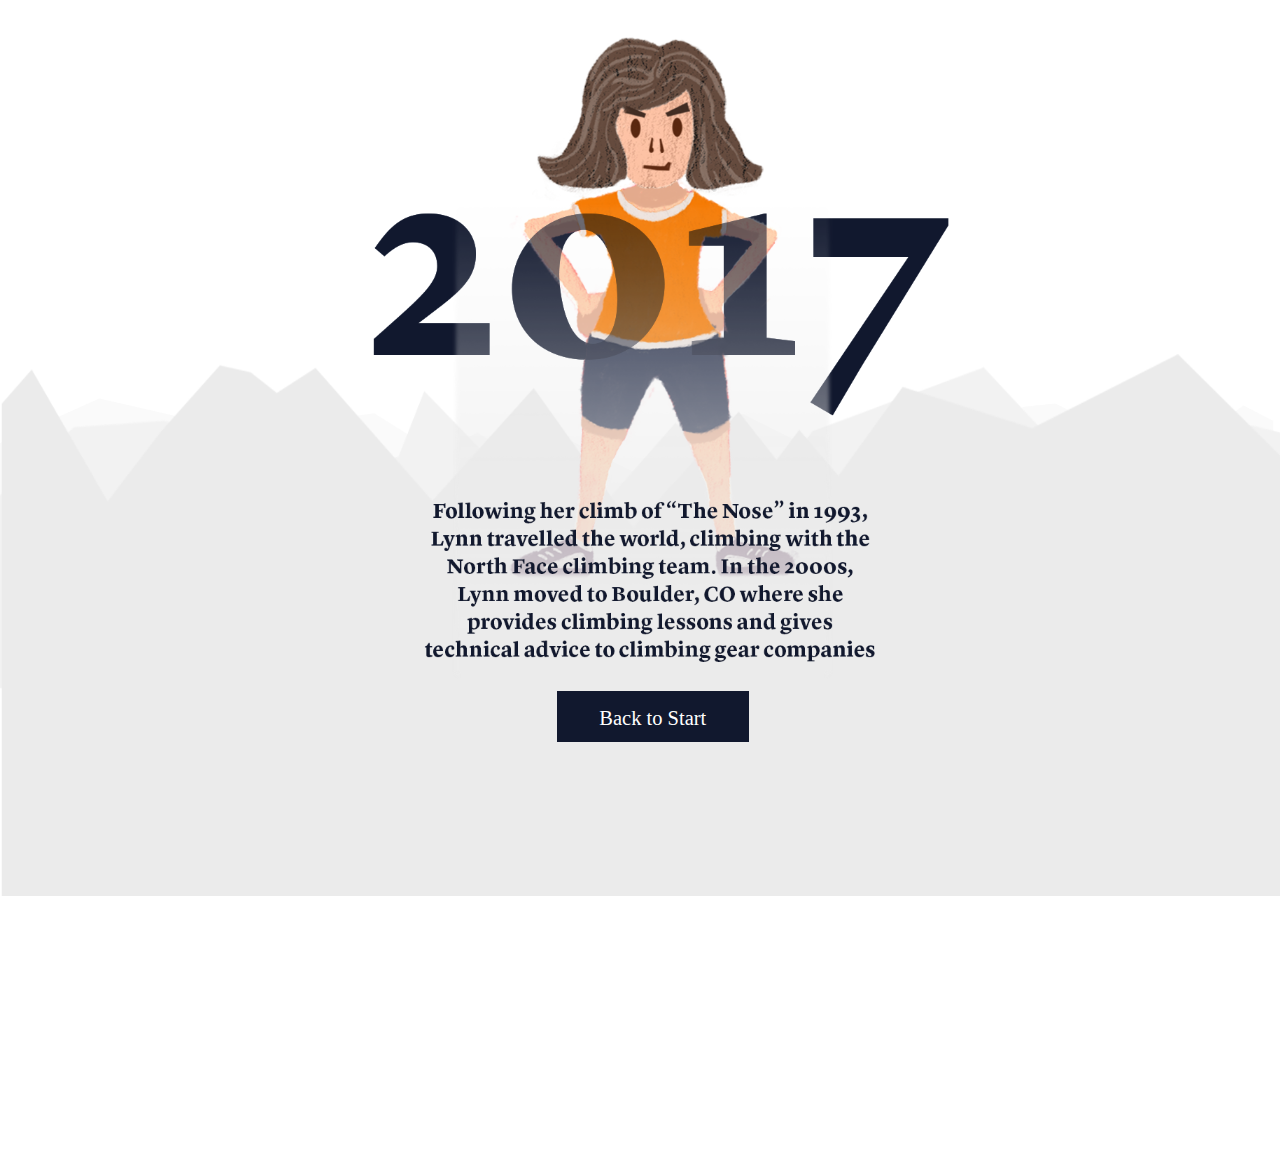
<file: page2.html>
<!DOCTYPE html>
<html>
  <head>
    <meta charset="UTF-8">
    <title>Lynn Hill</title>
    <link rel="stylesheet" href="style.css" type="text/css">
  	<script src="https://ajax.googleapis.com/ajax/libs/jquery/3.2.1/jquery.min.js"></script>
  	<style>
  	body {
      height: 60vw;
  		
  	}
  	</style>
  </head>
  <body>
  	<div class="main-2">
  		<div class="thing">
  			<a class="button" href="index.html">Back to Start</a>
  		</div>
  		<div class="bd1" id="back1"></div>
  		<div class="bd2" id="back2"></div>
  		<div class="bd3" id="back3"></div>
  		<div class="bd4" id="back4"></div>
  	</div>
  	<script src="script2.js"></script>
  </body>
</html>
</file>
<file: style.css>
body {
    /*background-color: #ff8d51;*/
    margin: 0;
    -moz-transform-style: preserve-3d;
    transform-style: preserve-3d;
  }

.wrapper {
  position: relative;
  width: 100%;
  height: 0;
  padding-bottom: 1100%;
  background-size: 100% 100%;
  transform-style: preserve-3d;
  -moz-transform-style: preserve-3d;
}

.parallax {
  -webkit-perspective: 1px;
  -moz-perspective: 1px;
  perspective: 1px;
  height: 100%;
  overflow-x: hidden;
  overflow-y: auto;
  transform-style: preserve-3d;
  -moz-transform-style: preserve-3d;
}

.pl {
  position: absolute;
  top: 0;
  right: 0;
  bottom: 0;
  left: 0;
  transform-style: preserve-3d;
  -moz-transform-style: preserve-3d;
}

.p-top {
  transform: translateZ(0);
  -webkit-transform: translateZ(0);
  -moz-transform: translateZ(0);
  width: 100%;
  display: block;
  height: 300px;
  /*background-color: grey;*/
  font-family: sans-serif;
  font-size: 40px;
  color: white;
  text-align: center;
  transform-style: preserve-3d;
  -moz-transform-style: preserve-3d;
}

.p-back {
  transform: translateZ(-1.5px) scale(2.5);
  -webkit-transform: translateZ(-1.5px) scale(2.5);
  -moz-transform: translateZ(-1.5px) scale(2.5);

  width: 100%;
  display: block;
  font-family: sans-serif;
  font-size: 40px;
  color: white;
  text-align: center;
  /*background-color: blue;*/
  z-index: 50;
  transform-style: preserve-3d;
  -moz-transform-style: preserve-3d;
}

.p-back-2 {
  transform: translateZ(-2px) scale(3);
  -webkit-transform: translateZ(-2px) scale(3);
  -moz-transform: translateZ(-2px) scale(3);

  width: 100%;
  display: block;
  font-family: sans-serif;
  font-size: 40px;
  color: white;
  text-align: center;
  /*background-color: blue;*/
  z-index: 30;
  transform-style: preserve-3d;
  -moz-transform-style: preserve-3d;
}

.p-far {
  transform: translateZ(-3px) scale(4);
  -webkit-transform: translateZ(-3px) scale(4);
  -moz-transform: translateZ(-3px) scale(4);

  width: 100%;
  display: block;
  font-family: sans-serif;
  font-size: 40px;
  color: white;
  text-align: center;
  /*background-color: green;*/
  z-index: 25;
  transform-style: preserve-3d;
  -moz-transform-style: preserve-3d;
}

.p-furthest {
  transform: translateZ(-4px) scale(5);
  -webkit-transform: translateZ(-4px) scale(5);
  -moz-transform: translateZ(-4px) scale(5);
 
  width: 100%;
  display: block;
  font-family: sans-serif;
  font-size: 40px;
  color: white;
  text-align: center;
  /*background-color: green;*/
  z-index: 5;
  transform-style: preserve-3d;
  -moz-transform-style: preserve-3d;
}

.cloud-1, .cloud-2, .cloud-3 {
  display: block;
  position: absolute;
  background-size: 100% 100%;
}

.cloud-1 {
  height: 40vw;
  width: 80vw;
  background-image: url(cloud-1.png);
  top: 0;
  z-index: 40;
  margin-top: 190vw;
  margin-left: 700px;
  animation-name: cloudAnimate-one;
  animation-duration: 100s;
}

.cloud-2 {
  height: 40vw;
  width: 90vw;
  background-image: url(cloud-2.png);
  top: 0;
  z-index: 40;
  margin-top: 170vw;
  margin-left: -200px;
  animation-name: cloudAnimate-two;
  animation-duration: 80s;
}

.cloud-3 {
  height: 40vw;
  width: 110vw;
  background-image: url(cloud-3.png);
  top: 0;
  z-index: 40;
  margin-top: 140vw;
  margin-left: 500px;
  animation-name: cloudAnimate-three;
  animation-duration: 100s;
}

@keyframes cloudAnimate-one {
  0%   {margin-left: 700px;}
  100% {margin-left: -1000px;}
}

@keyframes cloudAnimate-two {
  0%   {margin-left: -200px;}
  100% {margin-left: -1000px;}
}

@keyframes cloudAnimate-three {
  0%   {margin-left: 500px;}
  100% {margin-left: -1200px;}
}

#sec1 {
  height: 200vw;
  background-image: url(sec1.png);
  background-size: 100% 100%;
  margin-bottom: 0px;
  z-index: 100;
  margin-top: 3800vw;
}

#sec2 {
  height: 280vw;
  background-image: url(sec2.png);
  background-size: 100% 100%;
  background-repeat: no-repeat;
  margin-top: 3480vw;
  -moz-transform-style: preserve-3d;
}

#sec3 {
  height: 120vw;
  background-image: url(sec3.png);
  background-size: 100% 100%;
  background-repeat: no-repeat;
  margin-top: 3300vw;
  -moz-transform-style: preserve-3d;
  transform: translateZ(-2px) scale(3);
  -webkit-transform: translateZ(-2px) scale(3);
  -moz-transform: translateZ(-2px) scale(3);
}

#sec4 {
  height: 300vw;
  background-image: url(sec4.png);
  background-size: 100% 100%;
  background-repeat: no-repeat;
  margin-top: 2650vw;
  -moz-transform-style: preserve-3d;
  z-index: 25;
}

#sec5 {
  height: 360vw;
  background-image: url(sec5.png);
  background-size: 100% 100%;
  background-repeat: no-repeat;
  z-index: 10;
  margin-top: 1600vw;
  -moz-transform-style: preserve-3d;
}

#sec6 {
  height: 70vw;
  background-image: url(sec6.png);
  background-size: 100% 100%;
  background-repeat: no-repeat;
  z-index: 8;
  margin-top: 1275vw;
  -moz-transform-style: preserve-3d;
}

#sec7 {
  height: 200vw;
  background-image: url(sec7.png);
  background-size: 100% 100%;
  background-repeat: no-repeat;
  margin-top: 900vw;
  -moz-transform-style: preserve-3d;
}

.b-circle {
  position: absolute;
  display: block;
  width: 100%;
  height: 95vw;
  margin-top: 290vw;
  background-image: url(circle-1.png);
  background-size: 100% 100%;
  text-align: center;
  z-index: 9;
}

.circle-2 {
  display: inline-block;
  width: 90%;
  height: 87vw;
  background-image: url(circle-2.png);
  background-size: 100% 100%;
  margin-top: 3.5vw;
  animation-name: rotate-one;
  animation-duration: 40s;
  animation-iteration-count: 10;
  z-index: 9;
}

.circle-3 {
  display: inline-block;
  width: 90%;
  height: 80vw;
  background-image: url(circle-3.png);
  background-size: 100% 100%;
  margin-top: 3vw;
  animation-name: rotate-two;
  animation-duration: 20s;
  animation-iteration-count: 10;
  z-index: 8;
}

@keyframes rotate-one {
  0% {transform: rotate(0deg);
  -moz-transform: rotate(0deg);}
  100%{transform: rotate(360deg);
    -moz-transform: rotate(360deg);}
}

@keyframes rotate-two {
  0% {transform: rotate(0deg);
      -moz-transform: rotate(0deg);}
  100%{transform: rotate(-360deg);
    -moz-transform: rotate(360deg);}
}

.lynn-1 {
  position: absolute;
  display: block;
  width: 30vw;
  height: 50vw;
  background-image: url(lynn-1.png);
  background-size: 100% 100%;
  margin-left: 47vw;
  margin-top: 34vw;
  z-index: 60;
}

.rope {
  position: absolute;
  display: block;
  width: 70vw;
  height: 140vw;
  background-image: url(rope.png);
  background-size: 100% 100%;
  margin-top: 60vw;
  margin-left: 14vw;
  z-index: 50;
  opacity: 0.7;
}

.lynn-2 {
  position: absolute;
  display: block;
  width: 35vw;
  height: 85vw;
  background-image: url(lynn2.png);
  background-size: 100% 100%;
  margin-left: 31vw;
  margin-top: 138vw;
  z-index: 60;
}

.nest {
  position: absolute;
  display: block;
  width: 18vw;
  height: 18vw;
  background-image: url(nest.png);
  background-size: 100% 100%;
  margin-top: 214vw;
  margin-left: 4.5vw;
}

.bird {
  width: 20vw;
  height: 18vw;
  margin-top: 235vw;
  margin-left: 4.5vw;
  animation-name: birdAnimate;
  animation-duration: 8s;
  animation-delay: 5s;
  animation-iteration-count: 30;
  z-index: 70;
  filter: brightness(1.4);
}

@keyframes birdAnimate {
  0%{margin-left: 200vw}
  100%{margin-left: -100vw;}
}

.rock {
  position: absolute;
  display: block;
  width: 33vw;
  height: 36vw;
  background-image: url(rock.png);
  background-size: 100% 100%;
  margin-top: 147vw;
  margin-left: 42.5vw;
  transition: all ease-in-out 4s;
  z-index: 90;
}

.flag {
  width: 20vw;
  height: 18vw;
  margin-top: 210vw;
  margin-left: 30vw;
  z-index: 70;
}

.awards {
  position: absolute;
  display: block;
  width: 80vw;
  height: 63vw;
  background-image: url(awards.png);
  background-size: 100% 100%;
  margin-top: -36.5vw;
  margin-left: 9.5vw;
}

.dots {
  position: absolute;
  display: block;
  width: 55vw;
  height: 35vw;
  margin-top: 80vw;
  margin-left: 27vw;
  opacity: 0.8;
  /*background-image: url(dots.gif);*/
  background-size: 100% 100%;
}

.t-1977 {
  position: absolute;
  display: block;
  width: 30vw;
  height: 30vw;
  margin-top: 73vw;
  margin-left: 12vw;
  background-image: url(t-1977.png);
  background-size: 100% 100%;
  opacity: 0.8;
}

.climb {
  width: 3vw;
  height: 5vw;
  position: absolute;
  display: block;
  margin-top: 77vw;
  margin-left: 32vw;
}

.c-1 {
  display: block;
  position: absolute;
  width: 20vw;
  height: 20vw;
  background-image: url(c-1.png);
  background-size: 100% 100%;
  margin-left: 39vw;
  margin-top: 90vw;
  z-index: 100;
  transition: all ease-in-out 0.5s;
}

.c-2 {
  display: block;
  position: absolute;
  width: 15vw;
  height: 15vw;
  background-image: url(c-2.png);
  background-size: 100% 100%;
  margin-left: 12vw;
  margin-top: 92vw;
  z-index: 100;
  transition: all ease-in-out 0.5s;
}

.c-3 {
  display: block;
  position: absolute;
  width: 15vw;
  height: 15vw;
  background-image: url(c-3.png);
  background-size: 100% 100%;
  margin-left: 72vw;
  margin-top: 92vw;
  z-index: 100;
  transition: all ease-in-out 0.5s;
}

.c-4 {
  display: block;
  position: absolute;
  width: 25vw;
  height: 25vw;
  background-image: url(c-4.png);
  background-size: 100% 100%;
  margin-left: 63vw;
  margin-top: 80vw;
  z-index: 100;
  transition: all ease-in-out 0.5s;
}

.t-1975 {
  display: block;
  position: absolute;
  width: 25vw;
  height: 14vw;
  background-image: url(t-1975.png);
  background-size: 100% 100%;
  margin-top: 205vw;
  margin-left: 12vw;
  z-index: 80;
}

.sp {
  display: block;
  position: absolute;
  width: 100%;
  height: 30px;
  margin-top: 40vw;
  z-index: 300;
}

#sp3 {
  margin-top: 180vw;
}

#sp4 {
  margin-top: 80vw;
}

.c1, .c2 {
  display: none;
}

.t-79-88 {
  display: block;
  position: absolute;
  width: 55vw;
  height: 22vw;
  background-image: url(t-79-88.png);
  background-size: 100% 100%;
  margin-top: 95vw;
  margin-left: 22vw;
  z-index: 80;
  opacity: 0.7;
}

.t-nose {
  display: block;
  position: absolute;
  width: 55vw;
  height: 22vw;
  background-image: url(t-nose.png);
  background-size: 100% 100%;
  margin-top: -8vw;
  margin-left: 22vw;
  z-index: 80;
}

.t-2900 {
  display: block;
  position: absolute;
  width: 55vw;
  height: 22vw;
  background-image: url(t-2900.png);
  background-size: 100% 100%;
  margin-top: 58vw;
  margin-left: 43vw;
  z-index: 80;
  opacity: 0.45;
  display: none;
}

.t-4days {
  display: block;
  position: absolute;
  width: 43vw;
  height: 17vw;
  background-image: url(t-4days.png);
  background-size: 100% 100%;
  margin-top: 75vw;
  margin-left: 53vw;
  z-index: 80;
  opacity: 0.45;
  display: none;
}

.t-first {
  display: block;
  position: absolute;
  width: 45vw;
  height: 18vw;
  background-image: url(t-first.png);
  background-size: 100% 100%;
  margin-top: 85vw;
  margin-left: 53vw;
  z-index: 80;
  opacity: 0.45;
  display: none;
}

.white-ring {
  display: block;
  position: absolute;
  width: 10vw;
  height: 10vw;
  background-image: url(white-ring.png);
  background-size: 100% 100%;
  margin-top: 74vw;
  margin-left: 28vw;
  z-index: 80;
  opacity: 1;
  border-radius: 10vw;
  transition: all ease-in-out 0.6s;
}

.text-1 {
  display: block;
  position: absolute;
  width: 35vw;
  height: 19vw;
  background-image: url(text-1.png);
  background-size: 100% 100%;
  margin-top: 118vw;
  margin-left: 32vw;
  z-index: 100;
}

.text-2 {
  display: block;
  position: absolute;
  width: 32vw;
  height: 18vw;
  background-image: url(text-2.png);
  background-size: 100% 100%;
  margin-top: 218vw;
  margin-left: 8.5vw;
  z-index: 120;
}

.text-3 {
  display: block;
  position: absolute;
  width: 32vw;
  height: 18vw;
  background-image: url(text-3.png);
  background-size: 100% 100%;
  margin-top: 110vw;
  margin-left: 64vw;
  z-index: 120;
}

.text-4 {
  display: block;
  position: absolute;
  width: 32vw;
  height: 18vw;
  background-image: url(text-4.png);
  background-size: 100% 100%;
  margin-top: 115vw;
  margin-left: 34vw;
  z-index: 120;
}

.text-5 {
  display: block;
  position: absolute;
  width: 32vw;
  height: 18vw;
  background-image: url(text-5.png);
  background-size: 100% 100%;
  margin-top: 25vw;
  margin-left: 34vw;
  z-index: 120;
}

.text-6 {
  display: block;
  position: absolute;
  width: 32vw;
  height: 19vw;
  background-image: url(text-6.png);
  background-size: 100% 100%;
  margin-top: 245vw;
  margin-left: 34vw;
  z-index: 120;
}

.text-7 {
  display: block;
  position: absolute;
  width: 27vw;
  height: 15vw;
  background-image: url(text-7.png);
  background-size: 100% 100%;
  margin-top: 162vw;
  margin-left: 45vw;
  z-index: 80;
}

.text-8 {
  display: block;
  position: absolute;
  width: 27vw;
  height: 15vw;
  background-image: url(text-8.png);
  background-size: 100% 100%;
  margin-top: 83vw;
  margin-left: 38vw;
  z-index: 80;
}

.first-circle {
  display: block;
  position: absolute;
  width: 22vw;
  height: 22vw;
  background-image: url(first-circle.png);
  background-size: 100% 100%;
  margin-left: 39vw;
  margin-top: 165vw;
  z-index: 100;
}

.header {
  display: block;
  position: absolute;
  width: 85vw;
  height: 30vw;
  background-image: url(header.png);
  background-size: 100% 100%;
  margin-top: 160vw;
  margin-left: 6vw;
}

.legend {
  display: block;
  position: absolute;
  width: 30vw;
  height: 28vw;
  background-image: url(legend.png);
  background-size: 100% 110%;
  margin-left: 35vw;
  margin-top: 171vw;
  z-index: 120;
  opacity: 0.9;
}

.scroll-up {
  display: none;
  position: absolute;
  width: 20vw;
  height: 20vw;
  background-image: url(scroll-up.png);
  background-size: 100% 100%;
  margin-left: 45vw;
  margin-top: 142vw;
  z-index: 150;
  transition: all ease-in-out 3s;
  animation-name: arrow;
  animation-duration: 2s;
  animation-iteration-count: 10;
}

@keyframes arrow {
  0%{opacity: 1;}
  50%{opacity: 0.2;}
  100%{opacity: 1;}
}

.c-5 {
  display: none;
  position: absolute;
  width: 10vw;
  height: 10vw;
  background-image: url(injury.png);
  background-size: 100% 100%;
  margin-top: 155vw;
  margin-left: 30vw;
  z-index: 100;
  transition: all ease-in-out 0.5s;
}

.main-2 {
  width: 100%;
  height: 900px;
  background-color: white;
}

.bd1, .bd2, .bd3, .bd4 {
  transition: all ease-in-out 4s;
}

.bd1 {
  position: absolute;
  width: 100%;
  height: 70vw;
  background-image: url(bd-1.png);
  background-size: 100% 100%;
  z-index: 100;
  margin-top: 0;
}

.bd2 {
  position: absolute;
  width: 100%;
  height: 90vw;
  background-image: url(bd-2.png);
  background-size: 100% 100%;
  z-index: 80;
  margin-top: 0vw;
}

.bd3 {
  position: absolute;
  width: 100%;
  height: 50vw;
  background-image: url(bd-3.png);
  background-size: 100% 100%;
  z-index: 60;
  margin-top: 20vw;
}

.bd4 {
  position: absolute;
  width: 100%;
  height: 40vw;
  background-image: url(bd-4.png);
  background-size: 100% 100%;
  z-index: 40;
  margin-top: 0vw;
}

.thing {
  position: absolute;
  display: block;
  width: 82%;
  height: 65vw;
  background-image: url(pic-2017.png);
  background-size: 100% 100%;
  z-index: 200;
  margin-left: 10vw;
  margin-top: 15vw;
  opacity: 0;
  transition: all ease-in-out 2s;
  text-align: center;
}

.button {
  display: inline-block;
  width: 15vw;
  height: 4vw;
  background-color: #11182e;
  margin-top: 62vw;
  color: white;
  font-family: serif;
  font-weight: 500;
  font-size: 1.6vw;
  line-height: 4.3vw;
  transition: all ease-in-out 0.2s;
  text-decoration: none;
}

.button:hover {
  background-color: white;
  color: #11182e ;
}












/**/
</file>
